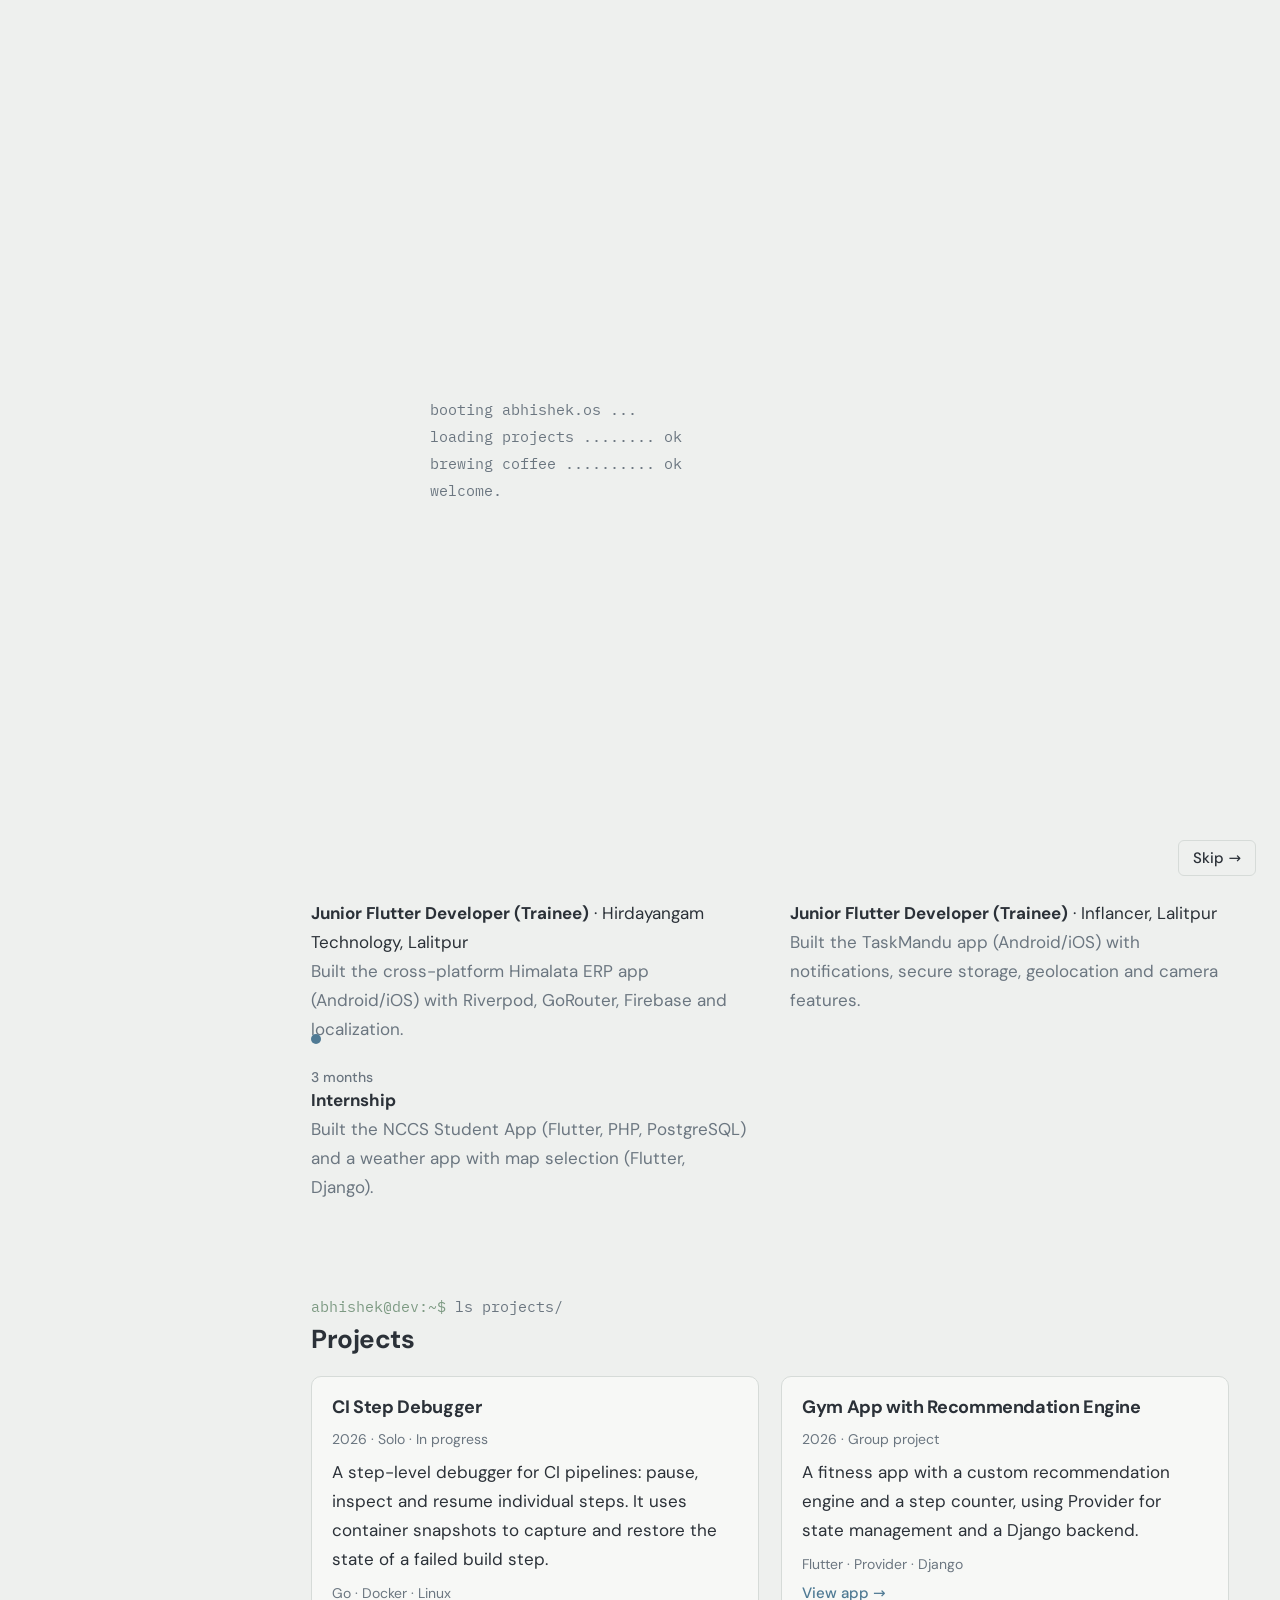
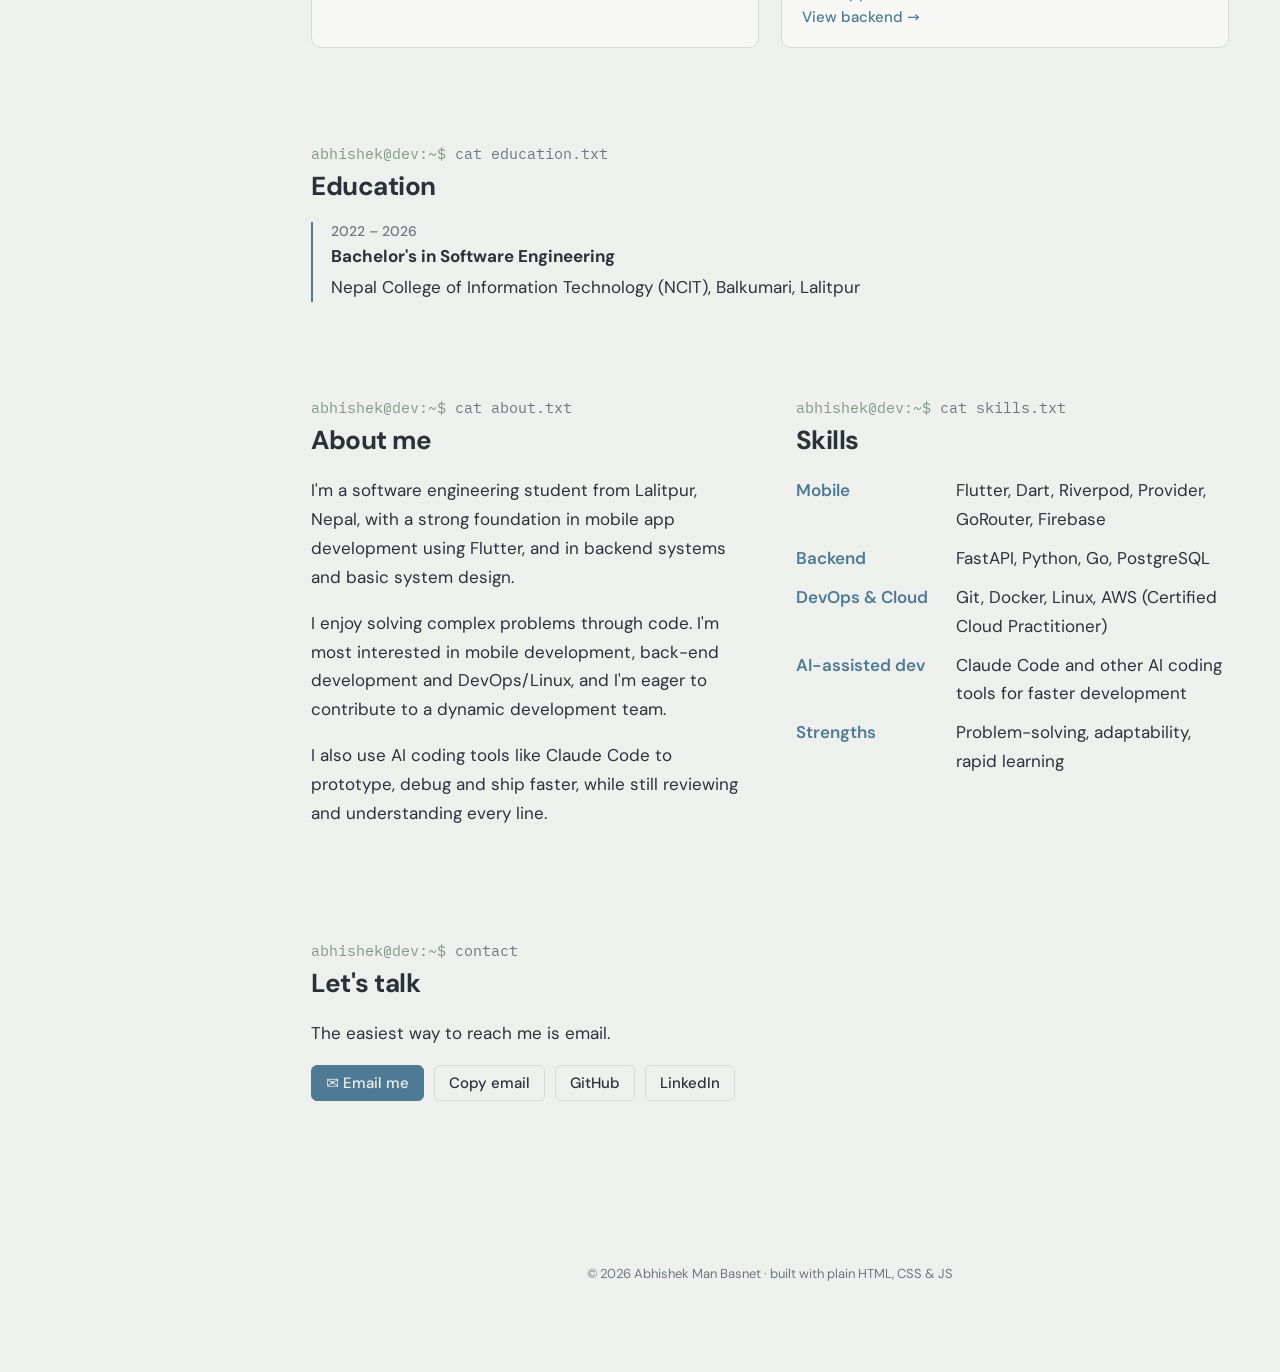
<file: index.html>
<!doctype html>
<html lang="en">
<head>
  <meta charset="utf-8">
  <meta name="viewport" content="width=device-width, initial-scale=1">
  <title>Abhishek Man Basnet — Software Engineer</title>
  <meta name="author" content="Abhishek Man Basnet">
  <meta name="description" content="Portfolio of Abhishek Man Basnet: software engineer from Nepal.">
  <link rel="canonical" href="https://abhishekbasnet.github.io/">
  <link rel="icon" href="assets/favicon.svg" type="image/svg+xml">
  <link rel="apple-touch-icon" href="assets/apple-touch-icon.png">
  <meta name="theme-color" content="#1f252b">
  <!-- Link previews (LinkedIn, WhatsApp, Slack, X). Image made by tools/draw_social.py; URLs must be absolute. -->
  <meta property="og:type" content="website">
  <meta property="og:url" content="https://abhishekbasnet.github.io/">
  <meta property="og:title" content="Abhishek Man Basnet — Software Engineer">
  <meta property="og:description" content="Software engineer from Nepal: Flutter, FastAPI and Go. Experience, projects and contact.">
  <meta property="og:image" content="https://abhishekbasnet.github.io/assets/og-image.png">
  <meta property="og:image:width" content="1200">
  <meta property="og:image:height" content="630">
  <meta property="og:image:alt" content="Abhishek Man Basnet, Software Engineer, next to a pixel-art developer desk">
  <meta name="twitter:card" content="summary_large_image">
  <link rel="preload" href="assets/fonts/dm-sans-latin-wght-normal.woff2" as="font" type="font/woff2" crossorigin>
  <!-- Styles: fonts -> tokens (colours/fonts) -> base (elements) -> layout (page skeleton) -> components (one file per section) -->
  <link rel="stylesheet" href="css/fonts.css">
  <link rel="stylesheet" href="css/tokens.css">
  <link rel="stylesheet" href="css/base.css">
  <link rel="stylesheet" href="css/layout.css">
  <link rel="stylesheet" href="css/components/boot.css">
  <link rel="stylesheet" href="css/components/sky.css">
  <link rel="stylesheet" href="css/components/theme-switch.css">
  <link rel="stylesheet" href="css/components/fetch.css">
  <link rel="stylesheet" href="css/components/timeline.css">
  <link rel="stylesheet" href="css/components/cards.css">
  <link rel="stylesheet" href="css/components/education.css">
  <link rel="stylesheet" href="css/components/skills.css">
  <link rel="stylesheet" href="css/components/contact.css">
  <link rel="stylesheet" href="css/components/cli.css">
  <script src="js/theme.js"></script>
  <!-- Behaviour: one small file per feature, plain scripts so the page also works when opened from disk -->
  <script src="js/boot.js" defer></script>
  <script src="js/nav.js" defer></script>
  <script src="js/fetch.js" defer></script>
  <script src="js/contact.js" defer></script>
  <script src="js/cli.js" defer></script>
</head>
<body>
  <!-- Short boot screen. Click, press any key, or wait ~1.5s to skip. -->
  <div id="boot">
    <pre id="boot-log" aria-hidden="true"></pre>
    <button id="boot-skip" type="button">Skip →</button>
  </div>

  <header class="topbar">
    <a class="brand" href="#home"><span class="prompt" aria-hidden="true">~</span> abhishek<span class="cursor" aria-hidden="true">_</span></a>
    <div class="topbar-actions">
      <!-- Light/dark switch: aria-checked = dark mode on (kept in sync by js/theme.js). -->
      <button id="theme-toggle" class="theme-switch" type="button" role="switch" aria-checked="false" aria-label="Dark mode">
        <svg class="theme-switch-sun" aria-hidden="true" viewBox="0 0 16 16"><circle cx="8" cy="8" r="3" fill="currentColor"/><path d="M8 1v2M8 13v2M1 8h2M13 8h2M3 3l1.4 1.4M11.6 11.6L13 13M3 13l1.4-1.4M11.6 4.4L13 3" stroke="currentColor" stroke-width="1.5" stroke-linecap="round"/></svg>
        <svg class="theme-switch-moon" aria-hidden="true" viewBox="0 0 16 16"><path d="M13.5 10.2A6 6 0 0 1 5.8 2.5a6 6 0 1 0 7.7 7.7z" fill="currentColor"/></svg>
        <span class="theme-switch-knob" aria-hidden="true"></span>
      </button>
      <a class="btn btn-primary" id="resume-link" href="assets/resume.pdf" download="Abhishek_Man_Basnet_CV.pdf">↓ Resume</a>
    </div>
  </header>

  <nav class="menu" aria-label="Sections">
    <a href="#experience">&gt; experience</a>
    <a href="#projects">&gt; projects</a>
    <a href="#education">&gt; education</a>
    <a href="#about">&gt; about</a>
    <a href="#skills">&gt; skills</a>
    <a href="#contact">&gt; contact</a>
  </nav>

  <main class="terminal">
    <div class="intro">
    <section id="home" class="hero">
      <p class="cmd"><span class="ps1" aria-hidden="true"></span> whoami</p>
      <h1>Hi, I'm Abhishek Man Basnet.</h1>
      <p class="lead">I build backend systems and developer tools. I like software that is simple, fast and quietly reliable.</p>
      <button type="button" class="btn fetch-open" id="fetch-open" aria-haspopup="dialog"><span class="ps1" aria-hidden="true"></span> neofetch <span class="fetch-open-hint">· quick facts</span></button>
      <p class="hint">Click a section in the menu, or scroll down. You can also type <kbd>help</kbd> in the box at the bottom.</p>
    </section>

    <!-- Quick facts in neofetch style. Wide screens: shown inline beside the intro.
         Narrower screens: hidden behind #fetch-open and shown as a modal (see js/fetch.js). -->
    <dialog class="fetch" id="fetch" aria-label="Quick facts">
      <div class="fetch-head">
        <p class="cmd"><span class="ps1" aria-hidden="true"></span> neofetch</p>
        <button type="button" class="fetch-close" id="fetch-close" aria-label="Close quick facts">✕</button>
      </div>
      <div class="fetch-body">
        <img class="avatar" src="assets/avatar.png" alt="Pixel art of a developer desk with three monitors in a neon cyberpunk city" width="512" height="512">
        <dl class="fetch-info">
          <div class="fetch-title" aria-hidden="true"></div>
          <div class="fetch-rule">----------------</div>
          <div><dt>Role</dt><dd>Software Engineer</dd></div>
          <div><dt>Location</dt><dd>Nepal</dd></div>
          <div><dt>Status</dt><dd><span class="dot"></span>Open to work</dd></div>
          <div><dt>Focus</dt><dd>Flutter, FastAPI, Go</dd></div>
          <div><dt>OS</dt><dd>Fedora KDE</dd></div>
          <div><dt>Shell</dt><dd>bash</dd></div>
        </dl>
      </div>
      <div class="fetch-colors" aria-hidden="true"><span></span><span></span><span></span><span></span><span></span><span></span></div>
    </dialog>
    </div>

    <section id="experience">
      <p class="cmd"><span class="ps1" aria-hidden="true"></span> history</p>
      <h2>Experience</h2>
      <!-- Source: CV (Abhishek_Man_Basnet_CV.pdf). Hirdayangam ended Sep 2026 per owner. -->
      <ol class="timeline">
        <li><span class="when">Jun – Sep 2026</span><span class="what"><strong>Junior Flutter Developer (Trainee)</strong> · Hirdayangam Technology, Lalitpur</span><span class="why">Built the cross-platform Himalata ERP app (Android/iOS) with Riverpod, GoRouter, Firebase and localization.</span></li>
        <li><span class="when">Apr – Jun 2026</span><span class="what"><strong>Junior Flutter Developer (Trainee)</strong> · Inflancer, Lalitpur</span><span class="why">Built the TaskMandu app (Android/iOS) with notifications, secure storage, geolocation and camera features.</span></li>
        <li><span class="when">3 months</span><span class="what"><strong>Internship</strong></span><span class="why">Built the NCCS Student App (Flutter, PHP, PostgreSQL) and a weather app with map selection (Flutter, Django).</span></li>
      </ol>
    </section>

    <section id="projects">
      <p class="cmd"><span class="ps1" aria-hidden="true"></span> ls projects/</p>
      <h2>Projects</h2>
      <div class="cards">
        <article class="card">
          <h3>CI Step Debugger</h3>
          <p class="tags">2026 · Solo · In progress</p>
          <p>A step-level debugger for CI pipelines: pause, inspect and resume individual steps. It uses container snapshots to capture and restore the state of a failed build step.</p>
          <p class="tags">Go · Docker · Linux</p>
          <!-- TODO: add a "View code" link when the repo is public. -->
        </article>
        <article class="card">
          <h3>Gym App with Recommendation Engine</h3>
          <p class="tags">2026 · Group project</p>
          <p>A fitness app with a custom recommendation engine and a step counter, using Provider for state management and a Django backend.</p>
          <p class="tags">Flutter · Provider · Django</p>
          <!-- Assumed to be the rep_rise repos: confirm with owner. -->
          <a href="https://github.com/AbhishekBasnet/rep_rise">View app →</a>
          <a href="https://github.com/AbhishekBasnet/rep_rise_backend">View backend →</a>
        </article>
      </div>
    </section>

    <section id="education">
      <p class="cmd"><span class="ps1" aria-hidden="true"></span> cat education.txt</p>
      <h2>Education</h2>
      <div class="degree">
        <span class="when">2022 – 2026</span>
        <strong>Bachelor's in Software Engineering</strong>
        <span>Nepal College of Information Technology (NCIT), Balkumari, Lalitpur</span>
      </div>
    </section>

    <div class="split">
    <section id="about">
      <p class="cmd"><span class="ps1" aria-hidden="true"></span> cat about.txt</p>
      <h2>About me</h2>
      <!-- Source: CV summary and key interests. -->
      <p>I'm a software engineering student from Lalitpur, Nepal, with a strong foundation in mobile app development using Flutter, and in backend systems and basic system design.</p>
      <p>I enjoy solving complex problems through code. I'm most interested in mobile development, back-end development and DevOps/Linux, and I'm eager to contribute to a dynamic development team.</p>
      <p>I also use AI coding tools like Claude Code to prototype, debug and ship faster, while still reviewing and understanding every line.</p>
    </section>

    <section id="skills">
      <p class="cmd"><span class="ps1" aria-hidden="true"></span> cat skills.txt</p>
      <h2>Skills</h2>
      <!-- Source: CV skills, plus tools named in CV experience and projects. -->
      <dl class="skills">
        <dt>Mobile</dt><dd>Flutter, Dart, Riverpod, Provider, GoRouter, Firebase</dd>
        <dt>Backend</dt><dd>FastAPI, Python, Go, PostgreSQL</dd>
        <dt>DevOps &amp; Cloud</dt><dd>Git, Docker, Linux, AWS (Certified Cloud Practitioner)</dd>
        <dt>AI-assisted dev</dt><dd>Claude Code and other AI coding tools for faster development</dd>
        <dt>Strengths</dt><dd>Problem-solving, adaptability, rapid learning</dd>
      </dl>
    </section>
    </div>

    <section id="contact">
      <p class="cmd"><span class="ps1" aria-hidden="true"></span> contact</p>
      <h2>Let's talk</h2>
      <p>The easiest way to reach me is email.</p>
      <div class="contact-row">
        <a class="btn btn-primary" id="email-link" href="mailto:basnet.abhishek.man@gmail.com">✉ Email me</a>
        <button class="btn" type="button" id="copy-email">Copy email</button>
        <a class="btn" href="https://github.com/AbhishekBasnet">GitHub</a>
        <a class="btn" href="https://www.linkedin.com/in/abhishek-man-basnet/">LinkedIn</a>
      </div>
    </section>

    <section id="output" aria-live="polite"></section>
  </main>

  <form id="cli" class="cli" autocomplete="off">
    <label for="cli-input" class="ps1" aria-hidden="true"></label>
    <input id="cli-input" aria-label="Type a command" type="text" spellcheck="false" placeholder="type help (optional)">
  </form>

  <footer class="footer">© <span id="year"></span> Abhishek Man Basnet · built with plain HTML, CSS &amp; JS</footer>

</body>
</html>
</file>
<file: css/fonts.css>
/* Self-hosted fonts (assets/fonts, SIL Open Font License; licences alongside the files).
   DM Sans: friendly sans for headings, body, menu and buttons.
   IBM Plex Mono: only for the terminal details (prompts, command box, neofetch). */
@font-face {
  font-family: "DM Sans";
  font-style: normal;
  font-weight: 100 1000;
  font-display: swap;
  src: url("../assets/fonts/dm-sans-latin-wght-normal.woff2") format("woff2");
}
@font-face {
  font-family: "IBM Plex Mono";
  font-style: normal;
  font-weight: 400;
  font-display: swap;
  src: url("../assets/fonts/ibm-plex-mono-latin-400-normal.woff2") format("woff2");
}
@font-face {
  font-family: "IBM Plex Mono";
  font-style: normal;
  font-weight: 500;
  font-display: swap;
  src: url("../assets/fonts/ibm-plex-mono-latin-500-normal.woff2") format("woff2");
}
@font-face {
  font-family: "IBM Plex Mono";
  font-style: normal;
  font-weight: 600;
  font-display: swap;
  src: url("../assets/fonts/ibm-plex-mono-latin-600-normal.woff2") format("woff2");
}
</file>
<file: css/tokens.css>
/* Design tokens: every colour and font lives here. Change the look by editing only this file. */
:root {
  --bg: #eef0ee;
  --panel: #f7f8f6;
  --text: #2b3138;
  --muted: #6b7680;
  --line: #d6dbd8;
  --accent: #4f7a94;      /* fjord blue */
  --accent-2: #7d9a83;    /* sage */
  /* The day's sky behind the intro, rebuilt daily by the profile repo (see css/components/sky.css). */
  --sky: url("https://raw.githubusercontent.com/AbhishekBasnet/AbhishekBasnet/output/backdrop-light.svg");
  --mono: "IBM Plex Mono", ui-monospace, monospace;
  --sans: "DM Sans", system-ui, sans-serif;

  /* Terminal prompt shown before every command: user@host:~$ */
  --prompt-user: "abhishek";
  --prompt-host: "dev";

  --topbar-h: 63px;
  --sidebar-w: 260px;
  --cli-h: 53px;
}
:root[data-theme="dark"] {
  --bg: #1f252b;
  --panel: #252c33;
  --text: #dfe4e2;
  --muted: #94a0a8;
  --line: #36404a;
  --accent: #8fb5cc;
  --accent-2: #a3bfa8;
  --sky: url("https://raw.githubusercontent.com/AbhishekBasnet/AbhishekBasnet/output/backdrop-dark.svg");
}
@media (prefers-color-scheme: dark) {
  :root:not([data-theme="light"]) {
    --bg: #1f252b;
    --panel: #252c33;
    --text: #dfe4e2;
    --muted: #94a0a8;
    --line: #36404a;
    --accent: #8fb5cc;
    --accent-2: #a3bfa8;
    --sky: url("https://raw.githubusercontent.com/AbhishekBasnet/AbhishekBasnet/output/backdrop-dark.svg");
  }
}
</file>
<file: css/base.css>
/* Element defaults: reset, typography, links, buttons. No layout here. */
* { box-sizing: border-box; }
html { scroll-behavior: smooth; scroll-padding-top: 120px; }
body {
  margin: 0;
  background: var(--bg);
  color: var(--text);
  font: 17px/1.7 var(--sans);
}
a { color: var(--accent); }
kbd { font-family: var(--mono); background: var(--panel); border: 1px solid var(--line); border-radius: 4px; padding: 0 .35em; }

h1, h2, h3 { font-family: var(--sans); font-weight: 700; line-height: 1.2; letter-spacing: -0.02em; }
h1 { font-size: clamp(30px, 5vw, 46px); margin: 0 0 18px; }
h2 { font-size: 26px; margin: 0 0 20px; }
h3 { font-size: 18px; margin: 0 0 8px; }

button, .btn {
  font: 500 15px var(--sans);
  color: var(--text);
  background: transparent;
  border: 1px solid var(--line);
  border-radius: 6px;
  padding: 7px 14px;
  cursor: pointer;
  text-decoration: none;
  display: inline-block;
}
button:hover, .btn:hover { border-color: var(--accent); color: var(--accent); }
.btn-primary { background: var(--accent); border-color: var(--accent); color: var(--bg); }
.btn-primary:hover { color: var(--bg); opacity: .9; }
.icon { width: 1em; height: 1em; vertical-align: -0.125em; }

/* Terminal prompt text used across sections */
.cmd { font: 15px var(--mono); color: var(--muted); margin: 0 0 8px; }
.ps1 { color: var(--accent-2); font-family: var(--mono); }
.ps1::before { content: var(--prompt-user) "@" var(--prompt-host) ":~$"; }
.cursor { animation: blink 1.1s steps(1) infinite; color: var(--accent); }
@keyframes blink { 50% { opacity: 0; } }

@media (min-width: 1100px) {
  body { font-size: clamp(17px, 0.3vw + 12px, 20px); }
  h1 { font-size: clamp(40px, 3.2vw, 64px); }
  h2 { font-size: clamp(26px, 1.6vw, 34px); }
}

@media (max-width: 640px) {
  body { font-size: 16px; }
}

@media (prefers-reduced-motion: reduce) {
  html { scroll-behavior: auto; }
  .cursor { animation: none; }
}
</file>
<file: css/layout.css>
/* Page skeleton: top bar, section menu, main column, footer, and how they move per screen size.
   Breakpoints: <=640 phone, 641-1099 tablet/small laptop, >=1100 sidebar menu, >=1280 two-column about/skills, >=1600 intro + inline neofetch. */
.topbar {
  position: sticky; top: 0; z-index: 10;
  display: flex; justify-content: space-between; align-items: center;
  padding: 14px clamp(16px, 4vw, 48px);
  background: var(--bg);
  border-bottom: 1px solid var(--line);
}
.brand { font: 600 18px var(--mono); color: var(--text); text-decoration: none; }
.prompt { color: var(--accent-2); }
.topbar-actions { display: flex; gap: 10px; align-items: center; }

.menu {
  position: sticky; top: calc(var(--topbar-h) - 1px); z-index: 9;
  display: flex; flex-wrap: wrap; gap: 6px 22px;
  padding: 10px clamp(16px, 4vw, 48px);
  background: var(--bg);
  border-bottom: 1px solid var(--line);
  font: 500 16px var(--sans);
}
.menu a { color: var(--text); text-decoration: none; padding: 2px 0; border-bottom: 2px solid transparent; }
.menu a:hover, .menu a.active { color: var(--accent); border-color: var(--accent); }

.terminal { --gutter: clamp(16px, 4vw, 32px); max-width: 860px; margin: 0 auto; padding: 0 var(--gutter) 140px; }
section { padding: 72px 0 24px; }
.hero { padding-top: 96px; }
.lead { font-size: 20px; max-width: 34em; }
.hint { color: var(--muted); font-size: 15px; }

.footer { text-align: center; font: 13px var(--sans); color: var(--muted); padding: 0 16px 90px; }

/* Phones */
@media (max-width: 640px) {
  .footer { padding-bottom: 32px; }
  .brand { font-size: 16px; }
  .menu { gap: 4px 16px; font-size: 15px; }
}

/* Wide screens: menu becomes a left sidebar, content fills the rest. */
@media (min-width: 1100px) {
  .menu {
    position: fixed; top: var(--topbar-h); bottom: var(--cli-h); left: 0;
    width: var(--sidebar-w);
    flex-direction: column; flex-wrap: nowrap; gap: 2px;
    padding: 40px 24px;
    border-bottom: none;
    border-right: 1px solid var(--line);
  }
  .menu::before { content: "~/portfolio"; color: var(--muted); font-size: 14px; padding: 0 12px 10px; }
  .menu a { border-bottom: none; border-left: 2px solid transparent; border-radius: 0 6px 6px 0; padding: 6px 12px; }
  .menu a.active { border-left-color: var(--accent); background: var(--panel); }
  .terminal { --gutter: clamp(40px, 4vw, 96px); max-width: 2100px; margin: 0 0 0 var(--sidebar-w); padding: 0 var(--gutter) 140px; }
  .footer { margin-left: var(--sidebar-w); }
  html { scroll-padding-top: 80px; }
  .lead { font-size: clamp(20px, 1.15vw, 24px); }
}

/* Very wide screens: intro + inline neofetch panel side by side (same 1600px as css/components/fetch.css). */
@media (min-width: 1600px) {
  .intro {
    display: grid;
    grid-template-columns: minmax(0, 1fr) minmax(0, 1.1fr);
    gap: clamp(32px, 4vw, 96px);
    align-items: center;
    padding-top: 72px;
  }
  .intro .hero { padding-top: 24px; }
}

/* Large screens: about + skills side by side. */
@media (min-width: 1280px) {
  .split { display: grid; grid-template-columns: minmax(0, 1fr) minmax(0, 1fr); gap: clamp(32px, 4vw, 96px); }
}
</file>
<file: css/components/boot.css>
/* Boot screen shown briefly on first visit (see js/boot.js). */
#boot {
  position: fixed; inset: 0; z-index: 50;
  background: var(--bg);
  display: grid; place-items: center;
  transition: opacity .4s ease;
}
#boot.done { opacity: 0; pointer-events: none; }
#boot-log { font: 15px/1.8 var(--mono); color: var(--muted); min-width: min(420px, 90vw); }
#boot-skip { position: absolute; bottom: 24px; right: 24px; }
</file>
<file: css/components/sky.css>
/* The day's sky behind the intro: the same art as the GitHub profile header, rebuilt
   every day in this site's palette by github.com/AbhishekBasnet/AbhishekBasnet
   (scripts/build_assets.py). The image follows the theme through --sky in tokens.css.
   The intro gets room underneath for the mountains (--ridge, about the height the
   ridge takes up when the image fits the column's width), so its text sits in the
   sky above them.
   The image spans the main column (out to --gutter from layout.css) and fades out
   at the edges and the bottom. It is decoration only, so it ignores the pointer. */
.intro { --ridge: min(17vw, 270px); position: relative; isolation: isolate; padding-bottom: var(--ridge); }
.intro::before {
  content: "";
  position: absolute; z-index: -1;
  inset: 0 calc(-1 * var(--gutter));
  background: var(--sky) center bottom / 100% auto no-repeat;   /* fit the width, so the ridge keeps to --ridge */
  opacity: .75;
  /* the masks only use alpha: fade in from both sides, and out at the very bottom */
  -webkit-mask-image: linear-gradient(to right, transparent, #000 10%, #000 90%, transparent),
                      linear-gradient(to bottom, #000 85%, transparent);
  -webkit-mask-composite: source-in;
          mask-image: linear-gradient(to right, transparent, #000 10%, #000 90%, transparent),
                      linear-gradient(to bottom, #000 85%, transparent);
          mask-composite: intersect;
  pointer-events: none;
}

/* Phones: fainter, so the intro text stays clear on a small screen. */
@media (max-width: 640px) {
  .intro::before { opacity: .55; }
}
</file>
<file: css/components/theme-switch.css>
/* Light/dark switch in the top bar (#theme-toggle, see js/theme.js).
   Sun on the left (light, off), moon on the right (dark, on); the knob sits under the active icon. */
.theme-switch {
  position: relative;
  width: 60px; height: 32px; padding: 0;
  border-radius: 999px;
  background: var(--panel);
  display: inline-flex; align-items: center; justify-content: space-between;
  padding-inline: 8px;
}
.theme-switch svg { position: relative; z-index: 1; width: 14px; height: 14px; color: var(--muted); }
.theme-switch[aria-checked="false"] .theme-switch-sun,
.theme-switch[aria-checked="true"] .theme-switch-moon { color: var(--accent); }
.theme-switch-knob {
  position: absolute; top: 3px; left: 3px;
  width: 24px; height: 24px; border-radius: 50%;
  background: var(--line);
  transition: transform .2s ease;
}
.theme-switch[aria-checked="true"] .theme-switch-knob { transform: translateX(28px); }
.theme-switch:focus-visible { outline: 2px solid var(--accent); outline-offset: 2px; }

@media (prefers-reduced-motion: reduce) {
  .theme-switch-knob { transition: none; }
}
</file>
<file: css/components/fetch.css>
/* Neofetch quick facts (#fetch, a <dialog>). Pixel art is assets/avatar.png (128px, scaled up crisply).
   Below 1600px: hidden behind the #fetch-open button and shown as a modal.
   From 1600px: always shown inline beside the intro; the button is hidden.
   js/fetch.js detects the mode from whether #fetch-open is visible, so 1600px lives only in this file. */
.fetch-open { margin: 4px 0 18px; font-size: 15px; }
.fetch-open .ps1 { margin-right: 4px; }
.fetch-open-hint { color: var(--muted); }

.fetch {
  width: min(880px, calc(100vw - 32px));
  max-height: calc(100dvh - 32px);
  padding: clamp(18px, 2.5vw, 32px);
  background: var(--panel);
  color: var(--text);
  border: 1px solid var(--line);
  border-radius: 12px;
  font: 15px/1.7 var(--mono);
  box-shadow: 0 24px 80px rgba(0, 0, 0, .35);
}
.fetch::backdrop { background: rgba(10, 12, 18, .55); backdrop-filter: blur(3px); }
.fetch[open] { animation: fetch-in .18s ease-out; }
@keyframes fetch-in { from { opacity: 0; transform: translateY(8px); } }

.fetch-head { display: flex; justify-content: space-between; align-items: center; margin-bottom: 16px; }
.fetch-head .cmd { margin: 0; font-size: 13px; }
.fetch-close { padding: 2px 10px; font-size: 14px; }

.fetch-body { display: flex; gap: clamp(18px, 3vw, 36px); align-items: flex-start; }
.avatar {
  width: clamp(200px, 40vw, 384px); height: auto; aspect-ratio: 1; flex: none;
  image-rendering: pixelated;
  border-radius: 8px;
  border: 1px solid var(--line);
}
.fetch-info { margin: 0; min-width: 0; flex: 1; }
.fetch-info > div { display: flex; gap: 8px; }
.fetch-info > .fetch-title, .fetch-info > .fetch-rule { display: block; }
.fetch-info dt { color: var(--accent); flex: none; }
.fetch-info dt::after { content: ":"; }
.fetch-info dd { margin: 0; }
.fetch-title { color: var(--accent-2); font-weight: 600; }
.fetch-title::before { content: var(--prompt-user) "@" var(--prompt-host); }
.fetch-rule { color: var(--muted); }
.dot { display: inline-block; width: 8px; height: 8px; margin-right: 6px; border-radius: 50%; background: #6aa77a; }

/* Colour strip matches the neon palette of the avatar */
.fetch-colors { display: flex; margin-top: 18px; }
.fetch-colors span { width: 28px; height: 14px; }
.fetch-colors span:nth-child(1) { background: #1a0f2e; }
.fetch-colors span:nth-child(2) { background: #ff2e88; }
.fetch-colors span:nth-child(3) { background: #9d4edd; }
.fetch-colors span:nth-child(4) { background: #ffbe46; }
.fetch-colors span:nth-child(5) { background: #00e5ff; }
.fetch-colors span:nth-child(6) { background: #e6e1f0; }

@media (max-width: 640px) {
  .fetch-open-hint { display: none; }
  .fetch { font-size: 14px; }
  .fetch-body { flex-direction: column; }
  .avatar { width: 100%; }
}

@media (prefers-reduced-motion: reduce) {
  .fetch[open] { animation: none; }
}

/* Enough room: show the panel inline next to the intro instead of the button. */
@media (min-width: 1600px) {
  .fetch-open, .fetch-close { display: none; }
  .fetch {
    display: block; position: static;
    width: auto; max-height: none; margin: 0;
    box-shadow: none; animation: none;
    font-size: clamp(14px, 0.75vw, 17px);
  }
  .avatar { width: clamp(200px, 13vw, 320px); }
}
</file>
<file: css/components/timeline.css>
/* Experience timeline (#experience): vertical on small screens, horizontal on large ones. */
.timeline { list-style: none; padding: 0; margin: 0; border-left: 2px solid var(--line); }
.timeline li { display: grid; padding: 0 0 22px 20px; position: relative; }
.timeline li::before { content: ""; position: absolute; left: -6px; top: 9px; width: 10px; height: 10px; border-radius: 50%; background: var(--accent); }
.when { font: 500 14px var(--sans); color: var(--muted); }
.why { color: var(--muted); }

@media (min-width: 1280px) {
  .timeline {
    display: grid; grid-template-columns: repeat(auto-fill, minmax(340px, 1fr)); gap: 24px 40px;
    border-left: none; border-top: 2px solid var(--line); padding-top: 28px;
  }
  .timeline li { padding: 0; align-content: start; }
  .timeline li::before { left: 0; top: -34px; }
}
</file>
<file: css/components/cards.css>
/* Project cards (#projects). */
.cards { display: grid; grid-template-columns: repeat(auto-fill, minmax(240px, 1fr)); gap: 18px; }
.card {
  background: var(--panel);
  border: 1px solid var(--line);
  border-radius: 10px;
  padding: 20px;
  display: flex; flex-direction: column; gap: 4px;
}
.card p { margin: 0 0 6px; }
.card a { font: 500 15px var(--sans); text-decoration: none; }
.tags { font: 14px var(--sans); color: var(--muted); }

@media (min-width: 1100px) {
  .cards { grid-template-columns: repeat(auto-fill, minmax(320px, 1fr)); gap: 22px; }
}
</file>
<file: css/components/education.css>
/* Education (#education): a single degree entry. */
.degree {
  display: grid; gap: 2px;
  padding-left: 18px;
  border-left: 2px solid var(--accent);
}
</file>
<file: css/components/skills.css>
/* Skills list (#skills). */
.skills { display: grid; grid-template-columns: max-content 1fr; gap: 10px 28px; margin: 0; }
.skills dt { font-weight: 600; color: var(--accent); }
.skills dd { margin: 0; }

@media (max-width: 640px) {
  .skills { grid-template-columns: 1fr; gap: 2px; }
  .skills dd { margin-bottom: 10px; }
}
</file>
<file: css/components/contact.css>
/* Contact buttons (#contact). */
.contact-row { display: flex; flex-wrap: wrap; gap: 10px; }
</file>
<file: css/components/cli.css>
/* Optional command box fixed to the bottom, and the output it prints (see js/cli.js). Hidden on phones. */
.cli {
  position: fixed; left: 0; right: 0; bottom: 0; z-index: 10;
  display: flex; gap: 10px; align-items: center;
  padding: 12px clamp(16px, 4vw, 48px);
  background: var(--panel);
  border-top: 1px solid var(--line);
  font-family: var(--mono);
}
.cli input {
  flex: 1; min-width: 0;
  font: 15px var(--mono); color: var(--text);
  background: transparent; border: none; outline: none;
}

#output { scroll-margin-bottom: 90px; }
#output:empty { display: none; }
#output pre { font: 15px/1.7 var(--mono); white-space: pre-wrap; margin: 0; }

@media (max-width: 640px) {
  .cli { display: none; }
}
</file>
